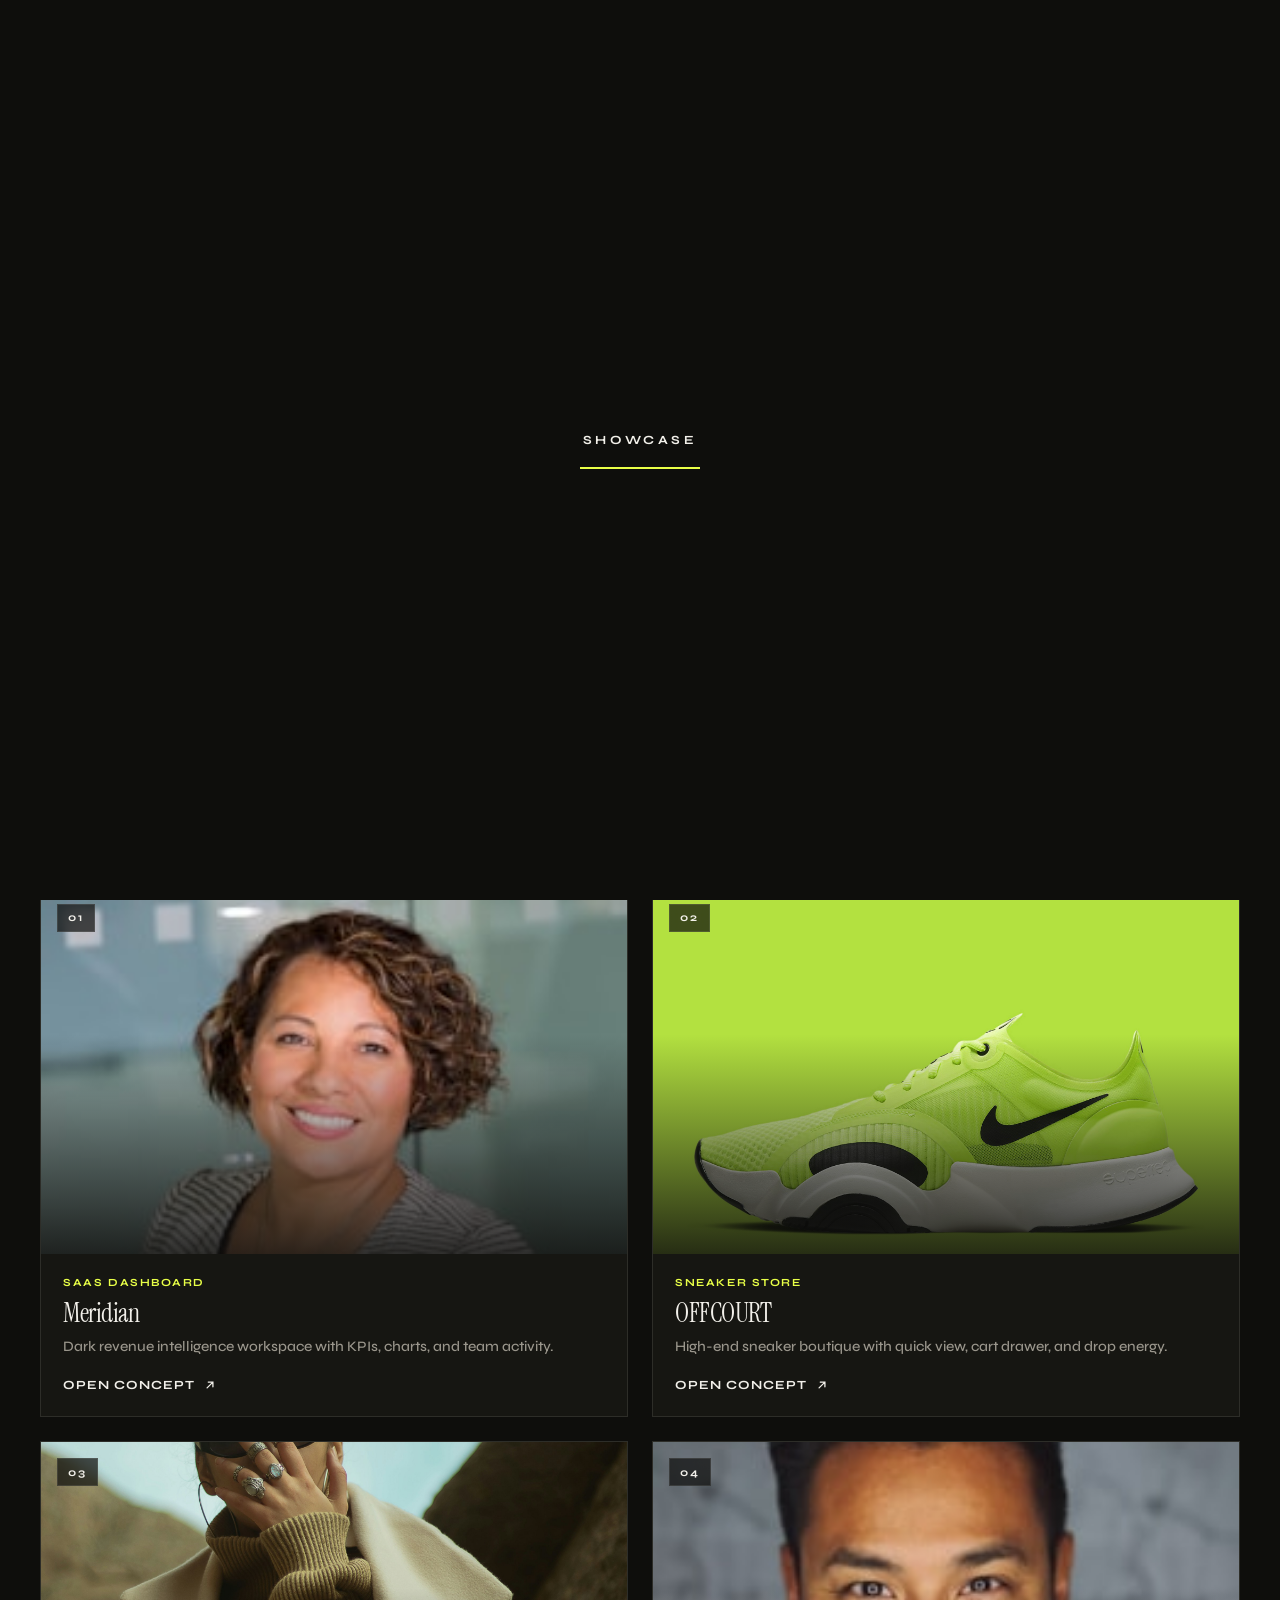
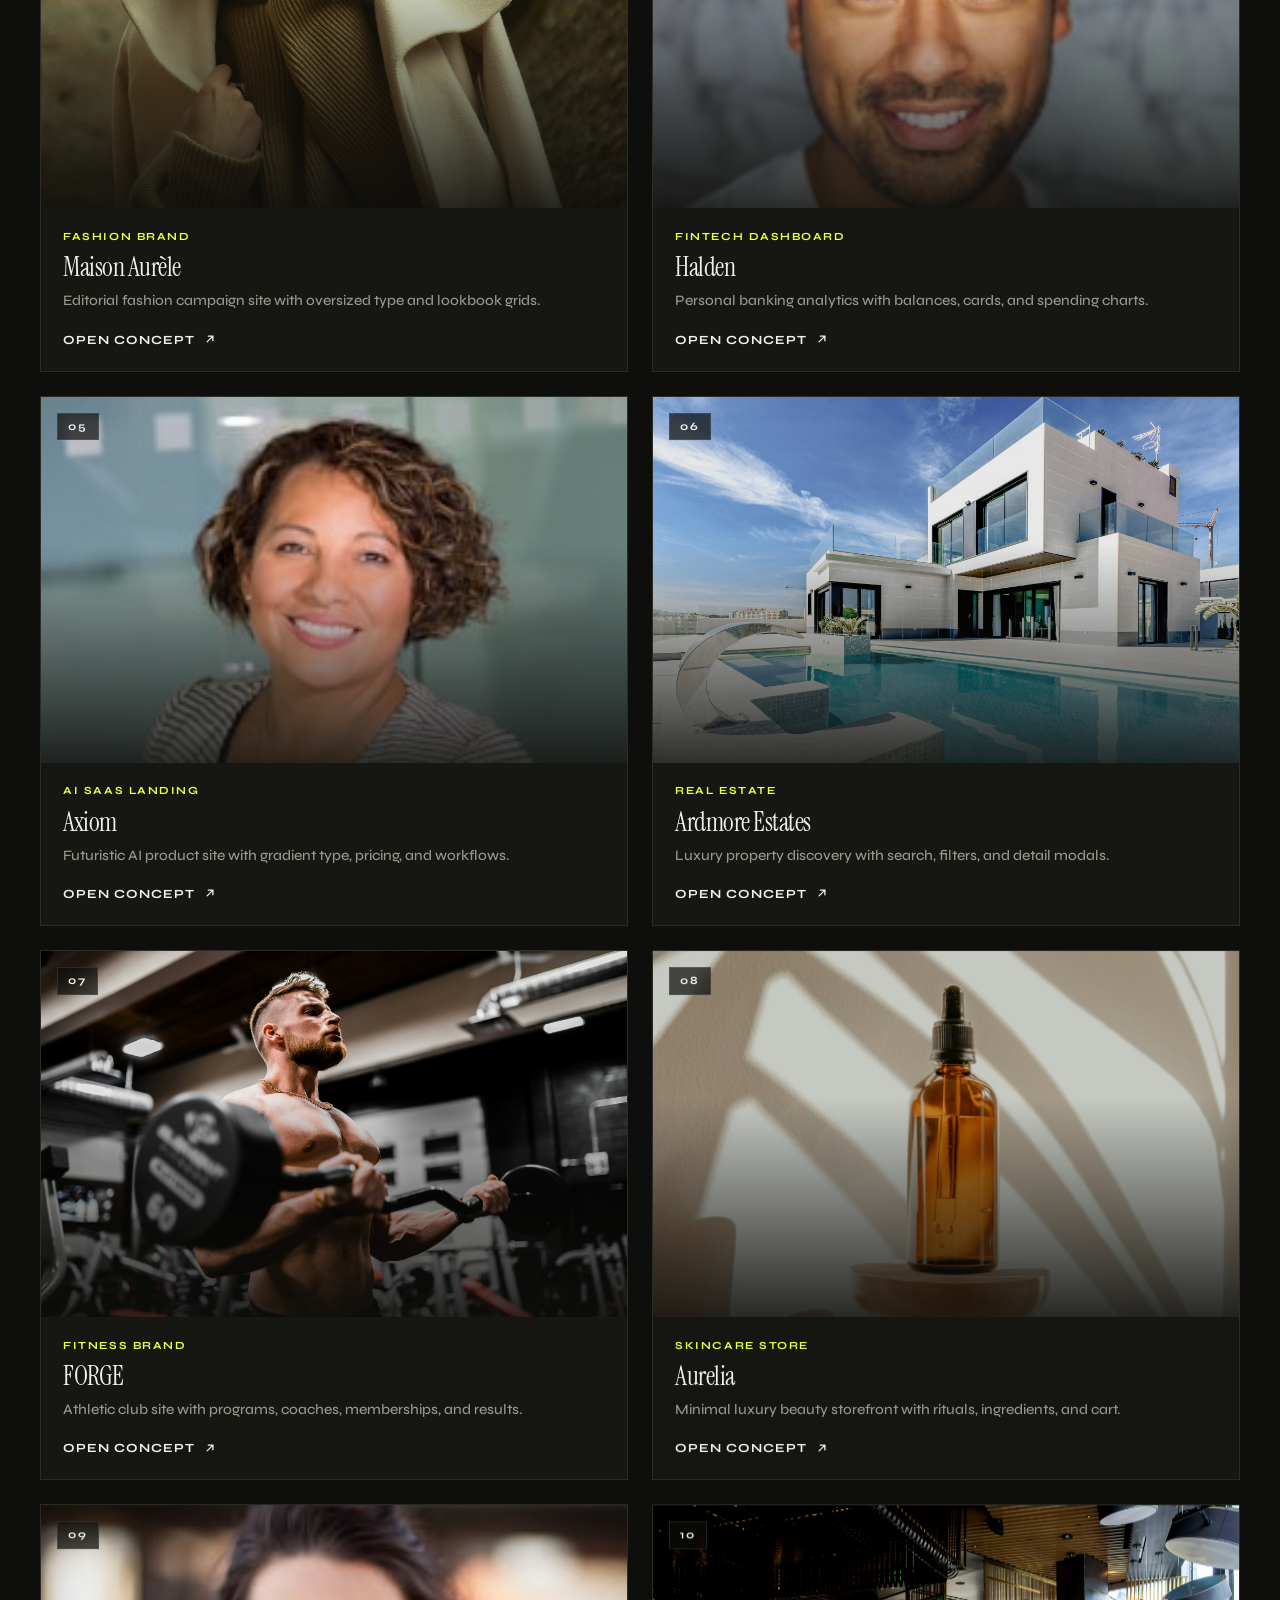
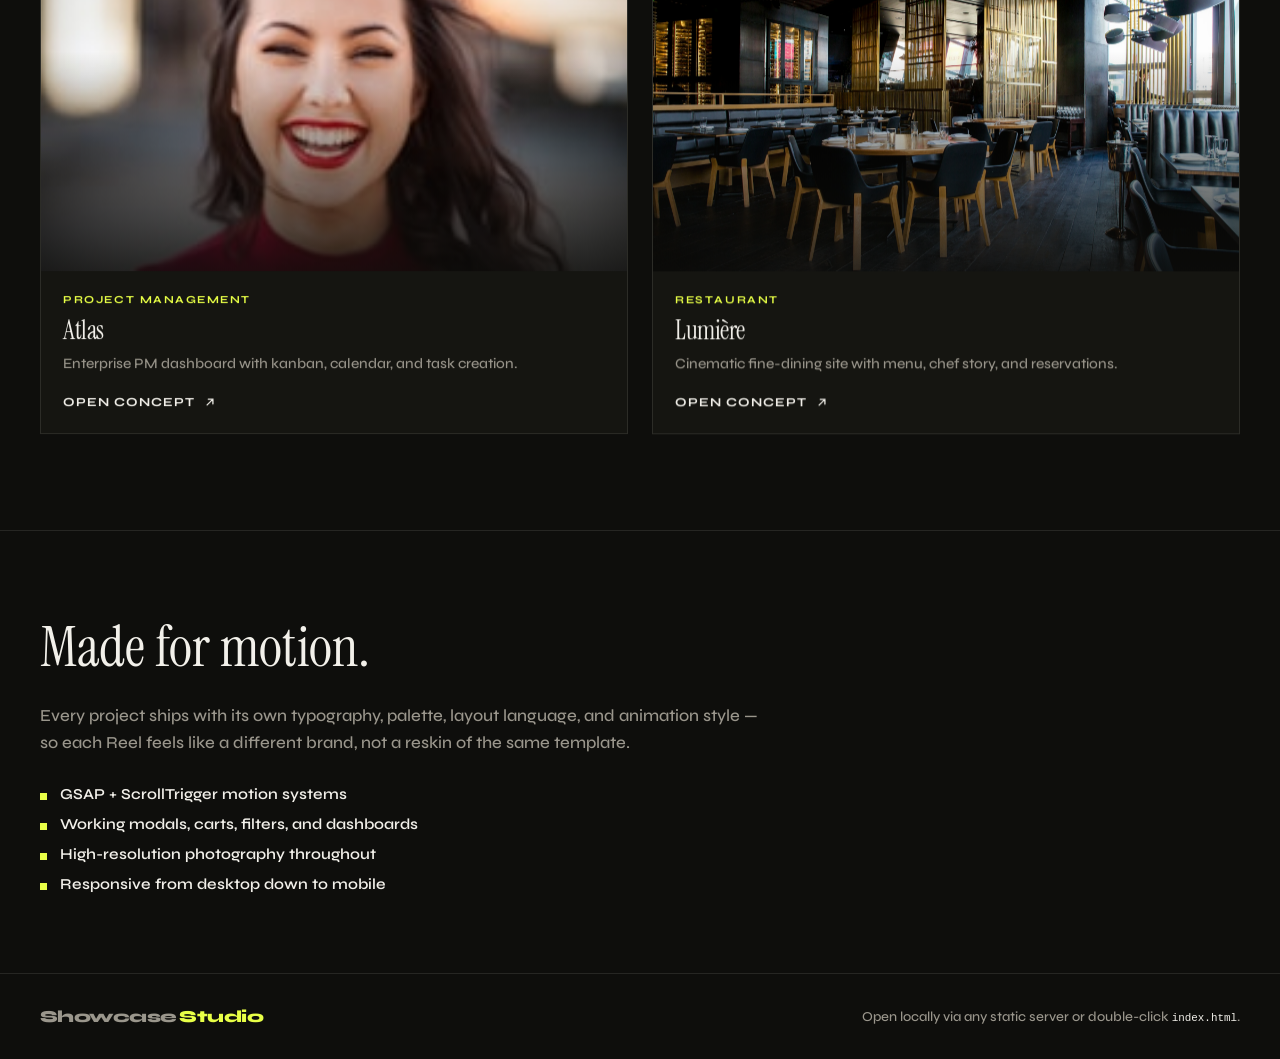
<file: index.html>
<!DOCTYPE html>
<html lang="en">
<head>
  <meta charset="UTF-8">
  <meta name="viewport" content="width=device-width, initial-scale=1.0">
  <title>Showcase Studio — 10 Premium UI Concepts</title>
  <meta name="description" content="A curated gallery of ten premium website and dashboard concepts built for screen recording and creative presentation.">
  <link rel="icon" href="data:image/svg+xml,%3Csvg xmlns='http://www.w3.org/2000/svg' viewBox='0 0 48 48'%3E%3Crect width='48' height='48' rx='10' fill='%23111111'/%3E%3Cpath d='M12 30V16l12 10 12-10v14' fill='none' stroke='%23f2f0ea' stroke-width='3.5' stroke-linecap='round' stroke-linejoin='round'/%3E%3C/svg%3E">
  <link rel="preconnect" href="https://fonts.googleapis.com">
  <link rel="preconnect" href="https://fonts.gstatic.com" crossorigin>
  <link href="https://fonts.googleapis.com/css2?family=Instrument+Serif:ital@0;1&family=Syne:wght@500;600;700;800&display=swap" rel="stylesheet">
  <link rel="stylesheet" href="gallery.css">
</head>
<body>
  <div class="loader" id="loader">
    <div class="loader-mark">SHOWCASE</div>
    <div class="loader-bar"><span></span></div>
  </div>

  <div class="noise" aria-hidden="true"></div>

  <header class="site-header">
    <a class="brand" href="#">Showcase<span>Studio</span></a>
    <nav class="nav">
      <a href="#work">Work</a>
      <a href="#about">About</a>
    </nav>
    <a class="pill" href="#work">Browse concepts</a>
  </header>

  <main>
    <section class="hero" id="top">
      <p class="eyebrow">Visual Showcase Studio · 10 Concepts</p>
      <h1>Premium websites<br>&amp; dashboards<br><em>built to film.</em></h1>
      <p class="lede">Ten distinct visual identities for Instagram Reels and product demos — each with working interactions, intentional motion, and production-ready frontend craft.</p>
      <div class="hero-meta">
        <span>HTML · CSS · JS · GSAP</span>
        <span>Responsive</span>
        <span>Fully interactive</span>
      </div>
    </section>

    <section class="work" id="work">
      <div class="section-head">
        <h2>The collection</h2>
        <p>Open any concept. Scroll. Interact. Record.</p>
      </div>

      <div class="grid" id="grid">
        <!-- cards injected -->
      </div>
    </section>

    <section class="about" id="about">
      <div class="about-inner">
        <h2>Made for motion.</h2>
        <p>Every project ships with its own typography, palette, layout language, and animation style — so each Reel feels like a different brand, not a reskin of the same template.</p>
        <ul>
          <li>GSAP + ScrollTrigger motion systems</li>
          <li>Working modals, carts, filters, and dashboards</li>
          <li>High-resolution photography throughout</li>
          <li>Responsive from desktop down to mobile</li>
        </ul>
      </div>
    </section>
  </main>

  <footer class="site-footer">
    <a class="brand" href="#">Showcase<span>Studio</span></a>
    <p>Open locally via any static server or double-click <code>index.html</code>.</p>
  </footer>

  <script src="https://cdnjs.cloudflare.com/ajax/libs/gsap/3.12.5/gsap.min.js"></script>
  <script src="gallery.js"></script>
</body>
</html>
</file>
<file: gallery.css>
:root {
  --bg: #0e0e0c;
  --bg-2: #161612;
  --ink: #f2f0ea;
  --muted: #9a968c;
  --line: rgba(242, 240, 234, 0.1);
  --accent: #e8ff47;
  --serif: "Instrument Serif", Georgia, serif;
  --sans: "Syne", system-ui, sans-serif;
}

*, *::before, *::after { box-sizing: border-box; margin: 0; padding: 0; }
html { scroll-behavior: smooth; }
body {
  font-family: var(--sans);
  background: var(--bg);
  color: var(--ink);
  min-height: 100vh;
  overflow-x: hidden;
  -webkit-font-smoothing: antialiased;
  width: 100%;
}
a { color: inherit; text-decoration: none; }
img { display: block; width: 100%; height: 100%; object-fit: cover; }
button { font: inherit; border: 0; background: none; cursor: pointer; color: inherit; }

.noise {
  pointer-events: none;
  position: fixed;
  inset: 0;
  z-index: 50;
  opacity: 0.035;
  background-image: url("data:image/svg+xml,%3Csvg viewBox='0 0 200 200' xmlns='http://www.w3.org/2000/svg'%3E%3Cfilter id='n'%3E%3CfeTurbulence type='fractalNoise' baseFrequency='0.85' numOctaves='4' stitchTiles='stitch'/%3E%3C/filter%3E%3Crect width='100%25' height='100%25' filter='url(%23n)'/%3E%3C/svg%3E");
}

.loader {
  position: fixed;
  inset: 0;
  z-index: 100;
  background: var(--bg);
  display: grid;
  place-content: center;
  gap: 1.25rem;
}
.loader-mark {
  font-size: 0.78rem;
  letter-spacing: 0.28em;
  font-weight: 700;
  text-align: center;
}
.loader-bar {
  width: 120px;
  height: 2px;
  background: var(--line);
  overflow: hidden;
}
.loader-bar span {
  display: block;
  height: 100%;
  width: 0;
  background: var(--accent);
}

.site-header {
  position: fixed;
  top: 0; left: 0; right: 0;
  z-index: 40;
  display: flex;
  align-items: center;
  justify-content: space-between;
  padding: 1.25rem 2.5rem;
  backdrop-filter: blur(16px);
  background: rgba(14, 14, 12, 0.55);
  border-bottom: 1px solid transparent;
  transition: border-color 0.3s;
}
.site-header.is-scrolled { border-color: var(--line); }
.brand {
  font-weight: 800;
  letter-spacing: -0.03em;
  font-size: 1.05rem;
}
.brand span { color: var(--accent); margin-left: 0.15em; }
.nav { display: flex; gap: 1.75rem; font-size: 0.85rem; font-weight: 600; }
.nav a { opacity: 0.7; transition: opacity 0.2s; }
.nav a:hover { opacity: 1; }
.pill {
  font-size: 0.78rem;
  font-weight: 700;
  letter-spacing: 0.04em;
  text-transform: uppercase;
  padding: 0.7rem 1.1rem;
  border: 1px solid var(--line);
  border-radius: 999px;
  transition: background 0.25s, color 0.25s, border-color 0.25s;
}
.pill:hover {
  background: var(--accent);
  color: #111;
  border-color: var(--accent);
}

.hero {
  padding: 10rem 2.5rem 5rem;
  max-width: 1100px;
}
.eyebrow {
  font-size: 0.75rem;
  font-weight: 700;
  letter-spacing: 0.18em;
  text-transform: uppercase;
  color: var(--accent);
  margin-bottom: 1.5rem;
}
.hero h1 {
  font-family: var(--serif);
  font-weight: 400;
  font-size: clamp(3.2rem, 8vw, 6.5rem);
  line-height: 0.95;
  letter-spacing: -0.03em;
  margin-bottom: 1.75rem;
}
.hero h1 em {
  font-style: italic;
  color: var(--muted);
}
.lede {
  max-width: 34rem;
  font-size: 1.05rem;
  line-height: 1.55;
  color: var(--muted);
  font-weight: 500;
  margin-bottom: 2.5rem;
}
.hero-meta {
  display: flex;
  flex-wrap: wrap;
  gap: 0.75rem 1.5rem;
  font-size: 0.78rem;
  font-weight: 600;
  letter-spacing: 0.06em;
  text-transform: uppercase;
  color: var(--muted);
}
.hero-meta span::before {
  content: "";
  display: inline-block;
  width: 6px; height: 6px;
  border-radius: 50%;
  background: var(--accent);
  margin-right: 0.55rem;
  vertical-align: middle;
}

.work { padding: 2rem 2.5rem 6rem; }
.section-head {
  display: flex;
  align-items: end;
  justify-content: space-between;
  gap: 1rem;
  margin-bottom: 2.5rem;
  padding-bottom: 1.25rem;
  border-bottom: 1px solid var(--line);
}
.section-head h2 {
  font-family: var(--serif);
  font-size: clamp(2rem, 4vw, 3rem);
  font-weight: 400;
}
.section-head p { color: var(--muted); font-weight: 500; font-size: 0.95rem; }

.grid {
  display: grid;
  grid-template-columns: repeat(2, 1fr);
  gap: 1.5rem;
}
.card {
  position: relative;
  display: block;
  border: 1px solid var(--line);
  background: var(--bg-2);
  overflow: hidden;
  isolation: isolate;
  transition: transform 0.45s cubic-bezier(0.22, 1, 0.36, 1), border-color 0.3s;
}
.card:hover {
  transform: translateY(-4px);
  border-color: rgba(242, 240, 234, 0.28);
}
.card-media {
  aspect-ratio: 16 / 10;
  position: relative;
  overflow: hidden;
  background: #1a1a16;
}
.card-media img {
  transition: transform 0.7s cubic-bezier(0.22, 1, 0.36, 1);
}
.card:hover .card-media img { transform: scale(1.06); }
.card-overlay {
  position: absolute;
  inset: 0;
  background: linear-gradient(180deg, transparent 40%, rgba(14,14,12,0.85) 100%);
  pointer-events: none;
}
.card-num {
  position: absolute;
  top: 1rem; left: 1rem;
  z-index: 2;
  font-size: 0.7rem;
  font-weight: 700;
  letter-spacing: 0.14em;
  padding: 0.4rem 0.65rem;
  background: rgba(14,14,12,0.7);
  backdrop-filter: blur(8px);
  border: 1px solid var(--line);
}
.card-body {
  padding: 1.35rem 1.4rem 1.5rem;
  display: grid;
  gap: 0.45rem;
}
.card-tag {
  font-size: 0.68rem;
  font-weight: 700;
  letter-spacing: 0.14em;
  text-transform: uppercase;
  color: var(--accent);
}
.card-title {
  font-family: var(--serif);
  font-size: 1.65rem;
  font-weight: 400;
  letter-spacing: -0.02em;
}
.card-desc {
  color: var(--muted);
  font-size: 0.9rem;
  line-height: 1.45;
  font-weight: 500;
}
.card-cta {
  margin-top: 0.75rem;
  display: inline-flex;
  align-items: center;
  gap: 0.45rem;
  font-size: 0.78rem;
  font-weight: 700;
  letter-spacing: 0.08em;
  text-transform: uppercase;
}
.card-cta svg { width: 14px; height: 14px; transition: transform 0.25s; }
.card:hover .card-cta svg { transform: translate(3px, -3px); }

.about {
  padding: 5rem 2.5rem;
  border-top: 1px solid var(--line);
}
.about-inner { max-width: 720px; }
.about h2 {
  font-family: var(--serif);
  font-size: clamp(2.2rem, 5vw, 3.5rem);
  font-weight: 400;
  margin-bottom: 1.25rem;
}
.about p {
  color: var(--muted);
  font-size: 1.05rem;
  line-height: 1.6;
  margin-bottom: 1.75rem;
  font-weight: 500;
}
.about ul {
  list-style: none;
  display: grid;
  gap: 0.75rem;
}
.about li {
  font-size: 0.95rem;
  font-weight: 600;
  padding-left: 1.25rem;
  position: relative;
}
.about li::before {
  content: "";
  position: absolute;
  left: 0; top: 0.55em;
  width: 7px; height: 7px;
  background: var(--accent);
}

.site-footer {
  display: flex;
  align-items: center;
  justify-content: space-between;
  gap: 1rem;
  padding: 2rem 2.5rem;
  border-top: 1px solid var(--line);
  color: var(--muted);
  font-size: 0.85rem;
  font-weight: 500;
}
.site-footer code {
  font-family: ui-monospace, monospace;
  color: var(--ink);
  font-size: 0.8em;
}

@media (max-width: 900px) {
  .grid { grid-template-columns: 1fr; }
  .nav { display: none; }
  .hero { padding: 7.5rem 1.25rem 3.5rem; }
  .hero h1 { font-size: clamp(2.6rem, 12vw, 4rem); }
  .work, .about, .site-footer, .site-header { padding-left: 1.25rem; padding-right: 1.25rem; }
  .site-header { padding-top: 1rem; padding-bottom: 1rem; gap: 0.75rem; }
  .pill { font-size: 0.65rem; padding: 0.55rem 0.8rem; white-space: nowrap; }
  .brand { font-size: 0.95rem; }
  .site-footer { flex-direction: column; align-items: flex-start; }
  .section-head { flex-direction: column; align-items: flex-start; }
  .card-title { font-size: 1.4rem; }
  .hero-meta { gap: 0.55rem 1rem; }
}
@media (max-width: 480px) {
  .site-header .pill { display: none; }
  .lede { font-size: 0.95rem; }
}
</file>
